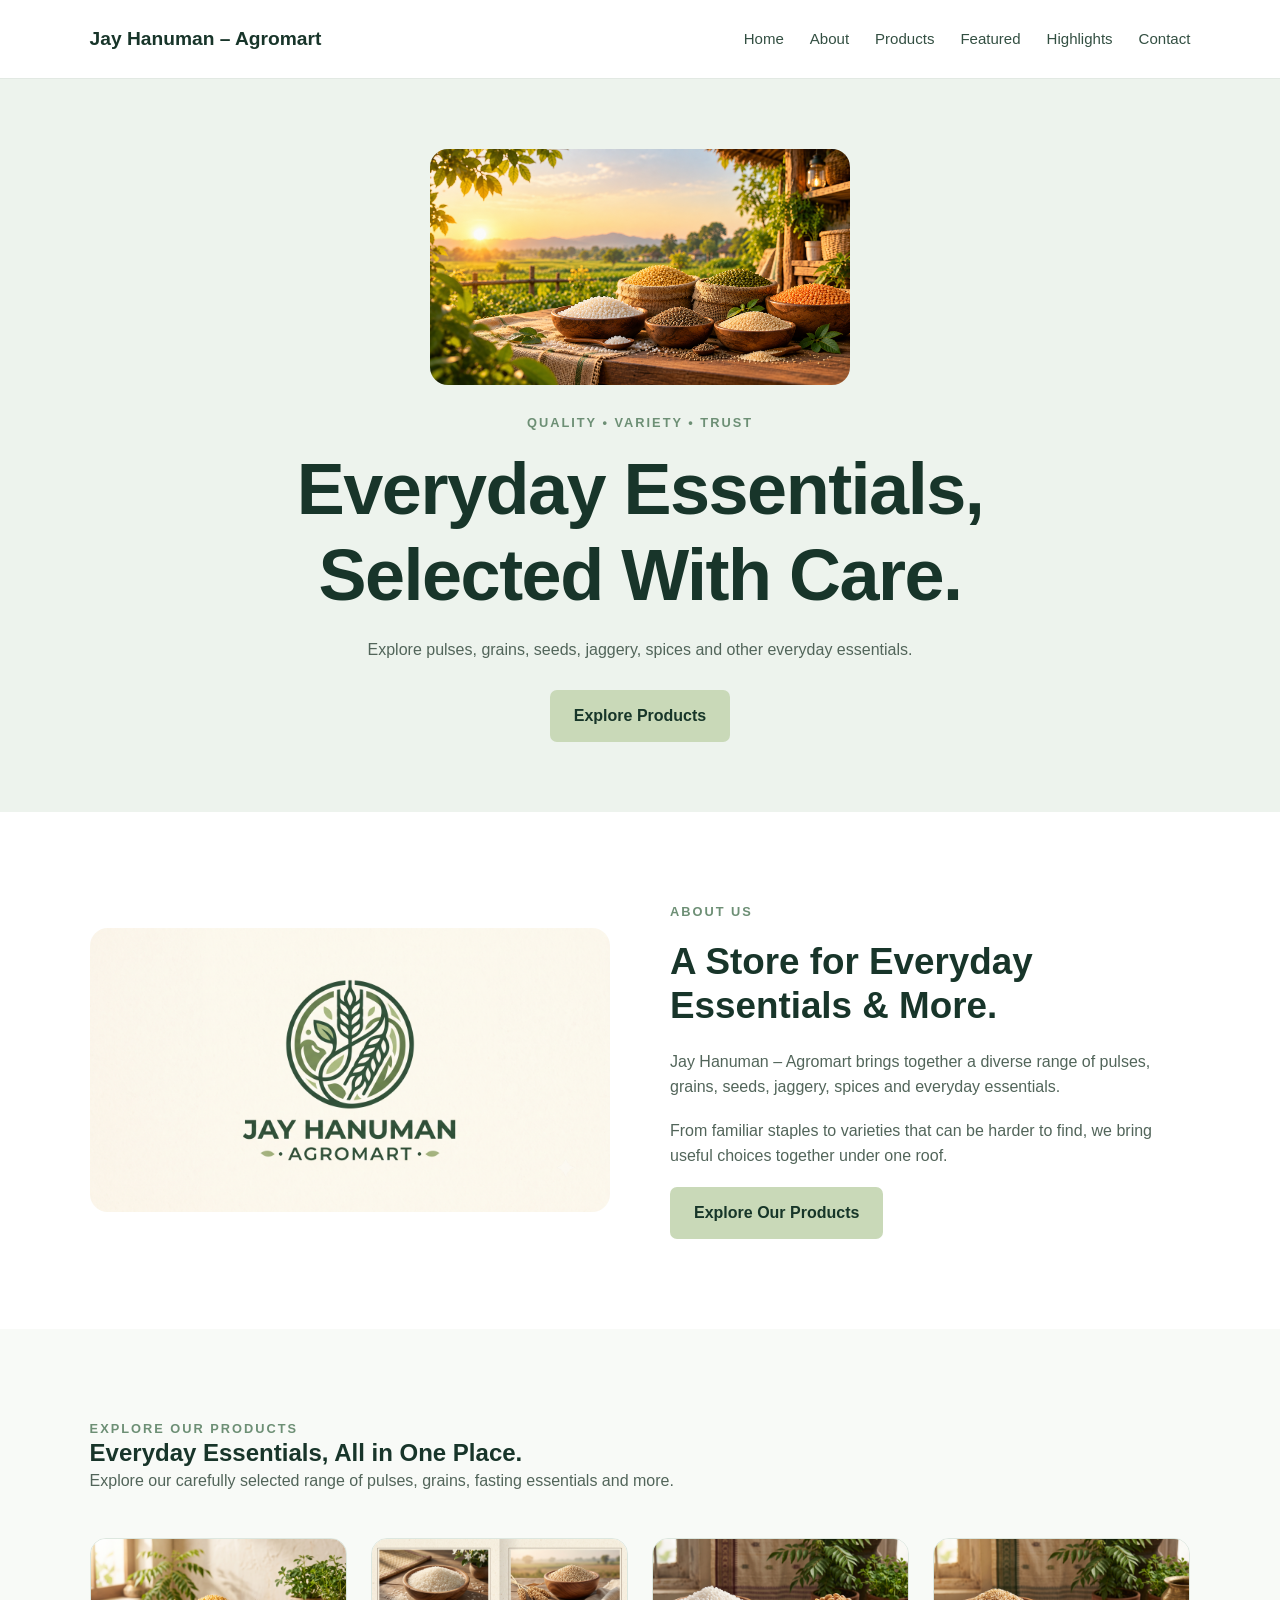
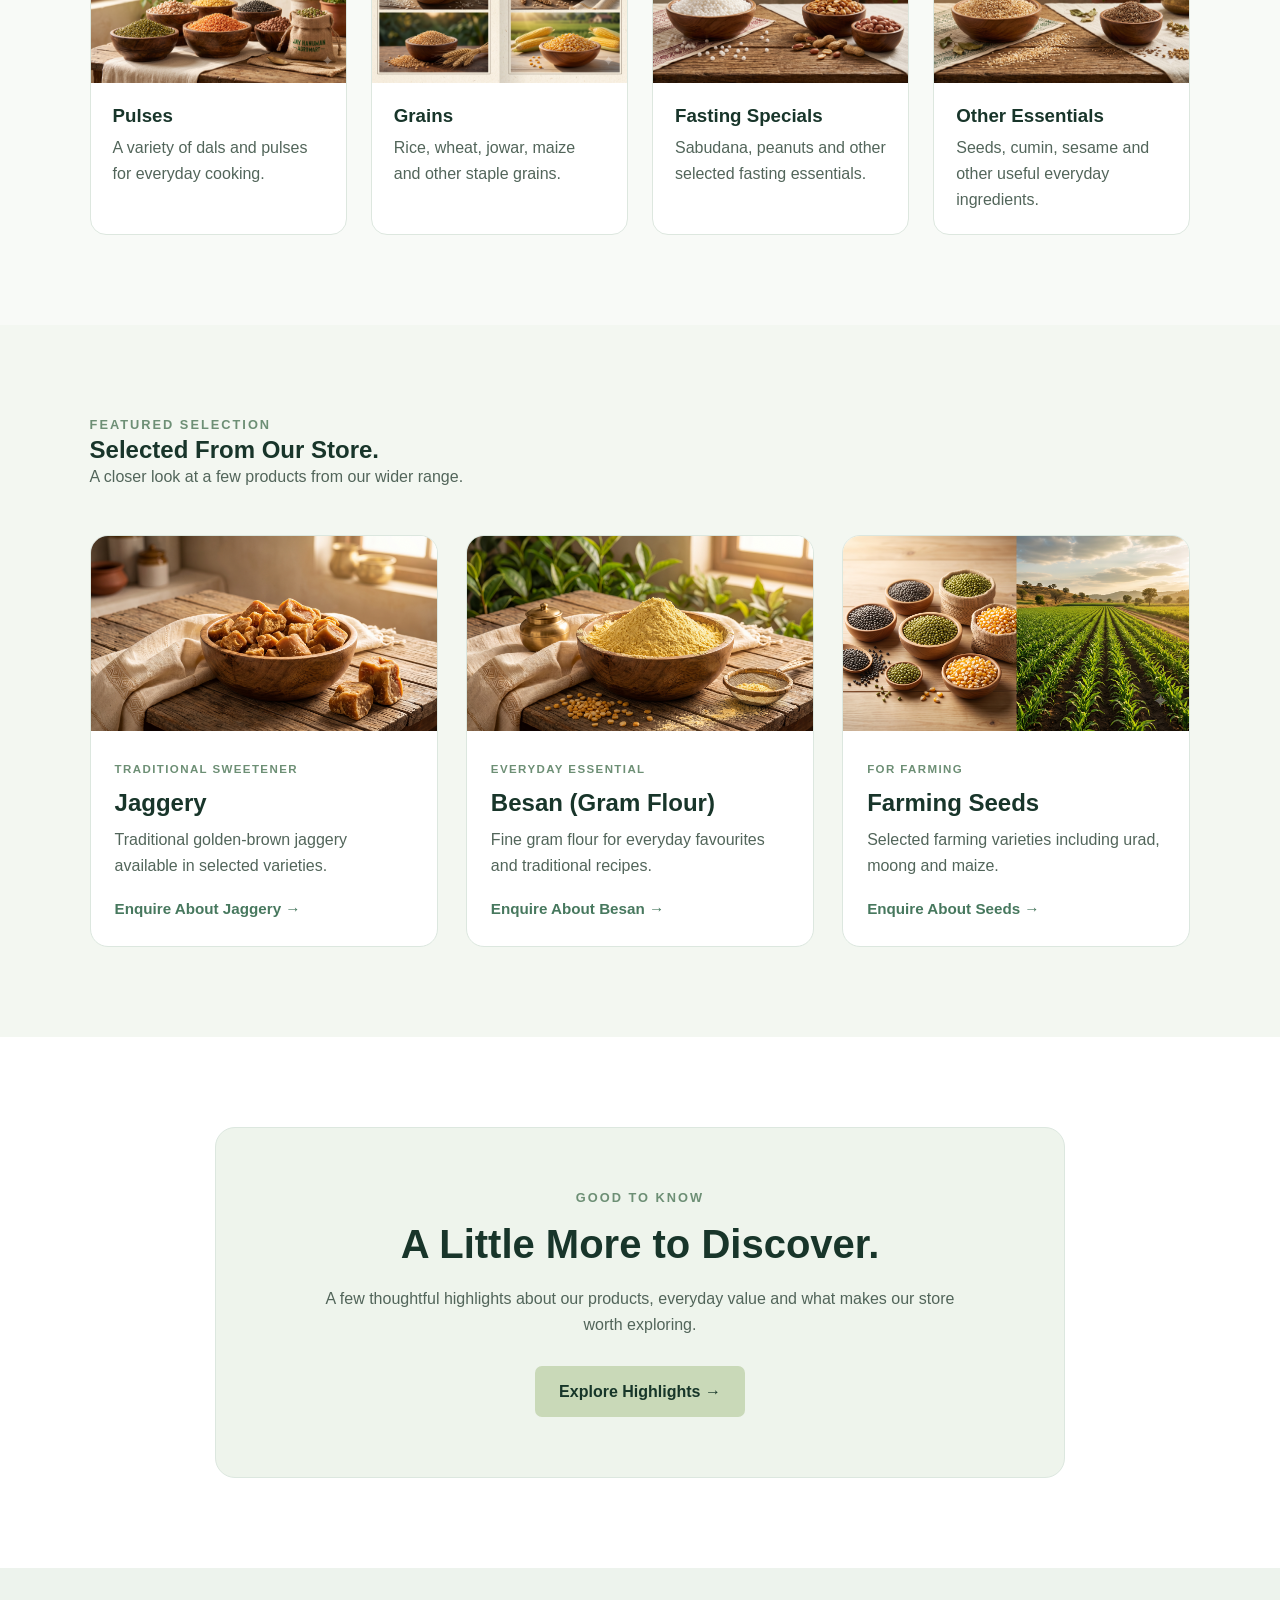
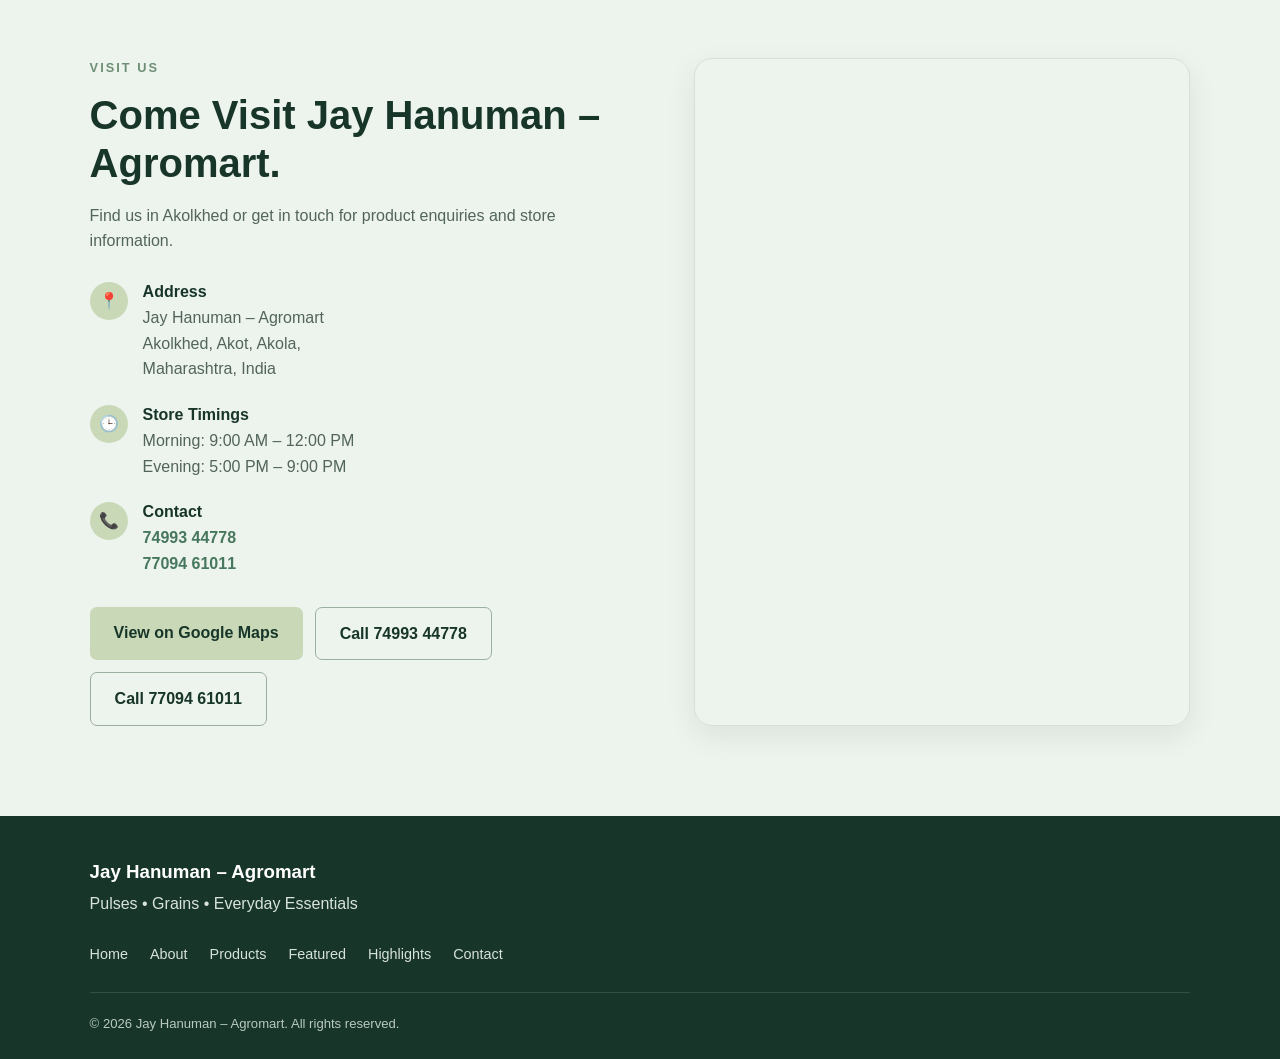
<file: index.html>
<!DOCTYPE html>
<html lang="en">

<head>
  <meta charset="UTF-8">
  <meta name="viewport" content="width=device-width, initial-scale=1.0">

  <title>Jay Hanuman – Agromart</title>

  <link rel="stylesheet" href="css/style.css">
</head>


<body>

  <!-- ================= NAVBAR ================= -->

  <header class="site-header">

    <nav class="navbar">

      <a href="#home" class="brand">
        Jay Hanuman – Agromart
      </a>


      <!-- MOBILE MENU BUTTON -->

      <button
        class="menu-toggle"
        id="menu-toggle"
        aria-label="Toggle navigation"
        aria-expanded="false"
      >
        ☰
      </button>


      <div class="nav-links" id="nav-links">

        <a href="#home">Home</a>

        <a href="#about">About</a>

        <a href="#products">Products</a>

        <a href="#featured">Featured</a>

        <a href="highlights.html">Highlights</a>

        <a href="#contact">Contact</a>

      </div>

    </nav>

  </header>



  <!-- ================= MAIN ================= -->

  <main>


    <!-- ================= HERO ================= -->

    <section id="home" class="hero">

      <div class="hero-image">

        <img
          src="assets/hero.png"
          alt="Jay Hanuman Agromart products"
        >

      </div>


      <div class="hero-content">

        <p class="eyebrow">
          Quality • Variety • Trust
        </p>

        <h1>
          Everyday Essentials,
          Selected With Care.
        </h1>

        <p class="hero-description">
          Explore pulses, grains, seeds, jaggery, spices
          and other everyday essentials.
        </p>

        <a href="#products" class="btn">
          Explore Products
        </a>

      </div>

    </section>



    <!-- ================= ABOUT ================= -->

    <section id="about" class="about section">

      <div class="about-image">

        <img
          src="assets/logo.png"
          alt="Jay Hanuman Agromart"
        >

      </div>


      <div class="about-content">

        <p class="eyebrow">
          About Us
        </p>

        <h2>
          A Store for Everyday Essentials & More.
        </h2>

        <p>
          Jay Hanuman – Agromart brings together a diverse
          range of pulses, grains, seeds, jaggery, spices
          and everyday essentials.
        </p>

        <p>
          From familiar staples to varieties that can be
          harder to find, we bring useful choices together
          under one roof.
        </p>

        <a href="#products" class="btn">
          Explore Our Products
        </a>

      </div>

    </section>



    <!-- ================= PRODUCTS ================= -->

    <section id="products" class="products section">

      <div class="section-heading">

        <p class="eyebrow">
          Explore Our Products
        </p>

        <h2>
          Everyday Essentials, All in One Place.
        </h2>

        <p>
          Explore our carefully selected range of pulses,
          grains, fasting essentials and more.
        </p>

      </div>


      <div class="product-grid">


        <article class="product-card">

          <img
            src="assets/product_pulses.png"
            alt="Assorted pulses and dals"
          >

          <div class="product-card-content">

            <h3>
              Pulses
            </h3>

            <p>
              A variety of dals and pulses for
              everyday cooking.
            </p>

          </div>

        </article>



        <article class="product-card">

          <img
            src="assets/product_grains.png"
            alt="Rice, wheat and other grains"
          >

          <div class="product-card-content">

            <h3>
              Grains
            </h3>

            <p>
              Rice, wheat, jowar, maize and other
              staple grains.
            </p>

          </div>

        </article>



        <article class="product-card">

          <img
            src="assets/product_fasting_special.png"
            alt="Sabudana and fasting essentials"
          >

          <div class="product-card-content">

            <h3>
              Fasting Specials
            </h3>

            <p>
              Sabudana, peanuts and other selected
              fasting essentials.
            </p>

          </div>

        </article>



        <article class="product-card">

          <img
            src="assets/product_other_essentials.png"
            alt="Seeds, spices and everyday essentials"
          >

          <div class="product-card-content">

            <h3>
              Other Essentials
            </h3>

            <p>
              Seeds, cumin, sesame and other useful
              everyday ingredients.
            </p>

          </div>

        </article>


      </div>

    </section>



    <!-- ================= FEATURED ================= -->

    <section id="featured" class="featured section">

      <div class="section-heading">

        <p class="eyebrow">
          Featured Selection
        </p>

        <h2>
          Selected From Our Store.
        </h2>

        <p>
          A closer look at a few products from
          our wider range.
        </p>

      </div>


      <div class="featured-grid">


        <article class="featured-card">

          <div class="featured-image">

            <img
              src="assets/featured_jaggery.png"
              alt="Traditional jaggery"
            >

          </div>

          <div class="featured-content">

            <span class="featured-tag">
              Traditional Sweetener
            </span>

            <h3>
              Jaggery
            </h3>

            <p>
              Traditional golden-brown jaggery available
              in selected varieties.
            </p>

            <a href="#contact" class="featured-link">
              Enquire About Jaggery →
            </a>

          </div>

        </article>



        <article class="featured-card">

          <div class="featured-image">

            <img
              src="assets/featured_besan.png"
              alt="Gram flour besan"
            >

          </div>

          <div class="featured-content">

            <span class="featured-tag">
              Everyday Essential
            </span>

            <h3>
              Besan (Gram Flour)
            </h3>

            <p>
              Fine gram flour for everyday favourites
              and traditional recipes.
            </p>

            <a href="#contact" class="featured-link">
              Enquire About Besan →
            </a>

          </div>

        </article>



        <article class="featured-card">

          <div class="featured-image">

            <img
              src="assets/featured_farming_seeds.png"
              alt="Farming seeds including urad, moong and maize"
            >

          </div>

          <div class="featured-content">

            <span class="featured-tag">
              For Farming
            </span>

            <h3>
              Farming Seeds
            </h3>

            <p>
              Selected farming varieties including
              urad, moong and maize.
            </p>

            <a href="#contact" class="featured-link">
              Enquire About Seeds →
            </a>

          </div>

        </article>


      </div>

    </section>



    <!-- ================= GOOD TO KNOW ================= -->

    <section id="highlights" class="highlights section">

      <div class="highlights-preview">

        <p class="eyebrow">
          Good to Know
        </p>

        <h2>
          A Little More to Discover.
        </h2>

        <p>
          A few thoughtful highlights about our products,
          everyday value and what makes our store worth exploring.
        </p>

        <a href="highlights.html" class="btn">
          Explore Highlights →
        </a>

      </div>

    </section>



    <!-- ================= CONTACT + LOCATION ================= -->

    <section id="contact" class="contact section">


      <div class="contact-content">

        <p class="eyebrow">
          Visit Us
        </p>

        <h2>
          Come Visit Jay Hanuman – Agromart.
        </h2>

        <p class="contact-intro">
          Find us in Akolkhed or get in touch for
          product enquiries and store information.
        </p>


        <!-- ADDRESS -->

        <div class="contact-item">

          <span class="contact-icon">
            📍
          </span>

          <div>

            <h3>
              Address
            </h3>

            <p>
              Jay Hanuman – Agromart<br>
              Akolkhed, Akot, Akola,<br>
              Maharashtra, India
            </p>

          </div>

        </div>


        <!-- TIMINGS -->

        <div class="contact-item">

          <span class="contact-icon">
            🕒
          </span>

          <div>

            <h3>
              Store Timings
            </h3>

            <p>
              Morning: 9:00 AM – 12:00 PM<br>
              Evening: 5:00 PM – 9:00 PM
            </p>

          </div>

        </div>


        <!-- PHONE -->

        <div class="contact-item">

          <span class="contact-icon">
            📞
          </span>

          <div>

            <h3>
              Contact
            </h3>

            <p>

              <a
                href="tel:+917499344778"
                class="contact-phone"
              >
                74993 44778
              </a>

              <br>

              <a
                href="tel:+917709461011"
                class="contact-phone"
              >
                77094 61011
              </a>

            </p>

          </div>

        </div>


        <!-- BUTTONS -->

        <div class="contact-buttons">

          <a
            href="https://maps.app.goo.gl/RFxY4kMCtmyZ4WfQ9"
            target="_blank"
            rel="noopener noreferrer"
            class="btn"
          >
            View on Google Maps
          </a>

          <a
            href="tel:+917499344778"
            class="btn btn-outline"
          >
            Call 74993 44778
          </a>

          <a
            href="tel:+917709461011"
            class="btn btn-outline"
          >
            Call 77094 61011
          </a>

        </div>

      </div>



      <!-- GOOGLE MAP -->

      <div class="map-container">

        <iframe
          src="https://www.google.com/maps?q=21.1510794,77.0917313&z=17&output=embed"
          width="100%"
          height="100%"
          style="border:0;"
          allowfullscreen=""
          loading="lazy"
          referrerpolicy="no-referrer-when-downgrade"
          title="Jay Hanuman Agromart location map"
        >
        </iframe>

      </div>


    </section>

  </main>



  <!-- ================= FOOTER ================= -->

  <footer class="footer">

    <div class="footer-brand">

      <h3>
        Jay Hanuman – Agromart
      </h3>

      <p>
        Pulses • Grains • Everyday Essentials
      </p>

    </div>


    <div class="footer-links">

      <a href="#home">Home</a>

      <a href="#about">About</a>

      <a href="#products">Products</a>

      <a href="#featured">Featured</a>

      <a href="highlights.html">Highlights</a>

      <a href="#contact">Contact</a>

    </div>


    <div class="footer-bottom">

      <p>
        © 2026 Jay Hanuman – Agromart.
        All rights reserved.
      </p>

    </div>

  </footer>



  <script src="js/script.js"></script>

</body>

</html>
</file>
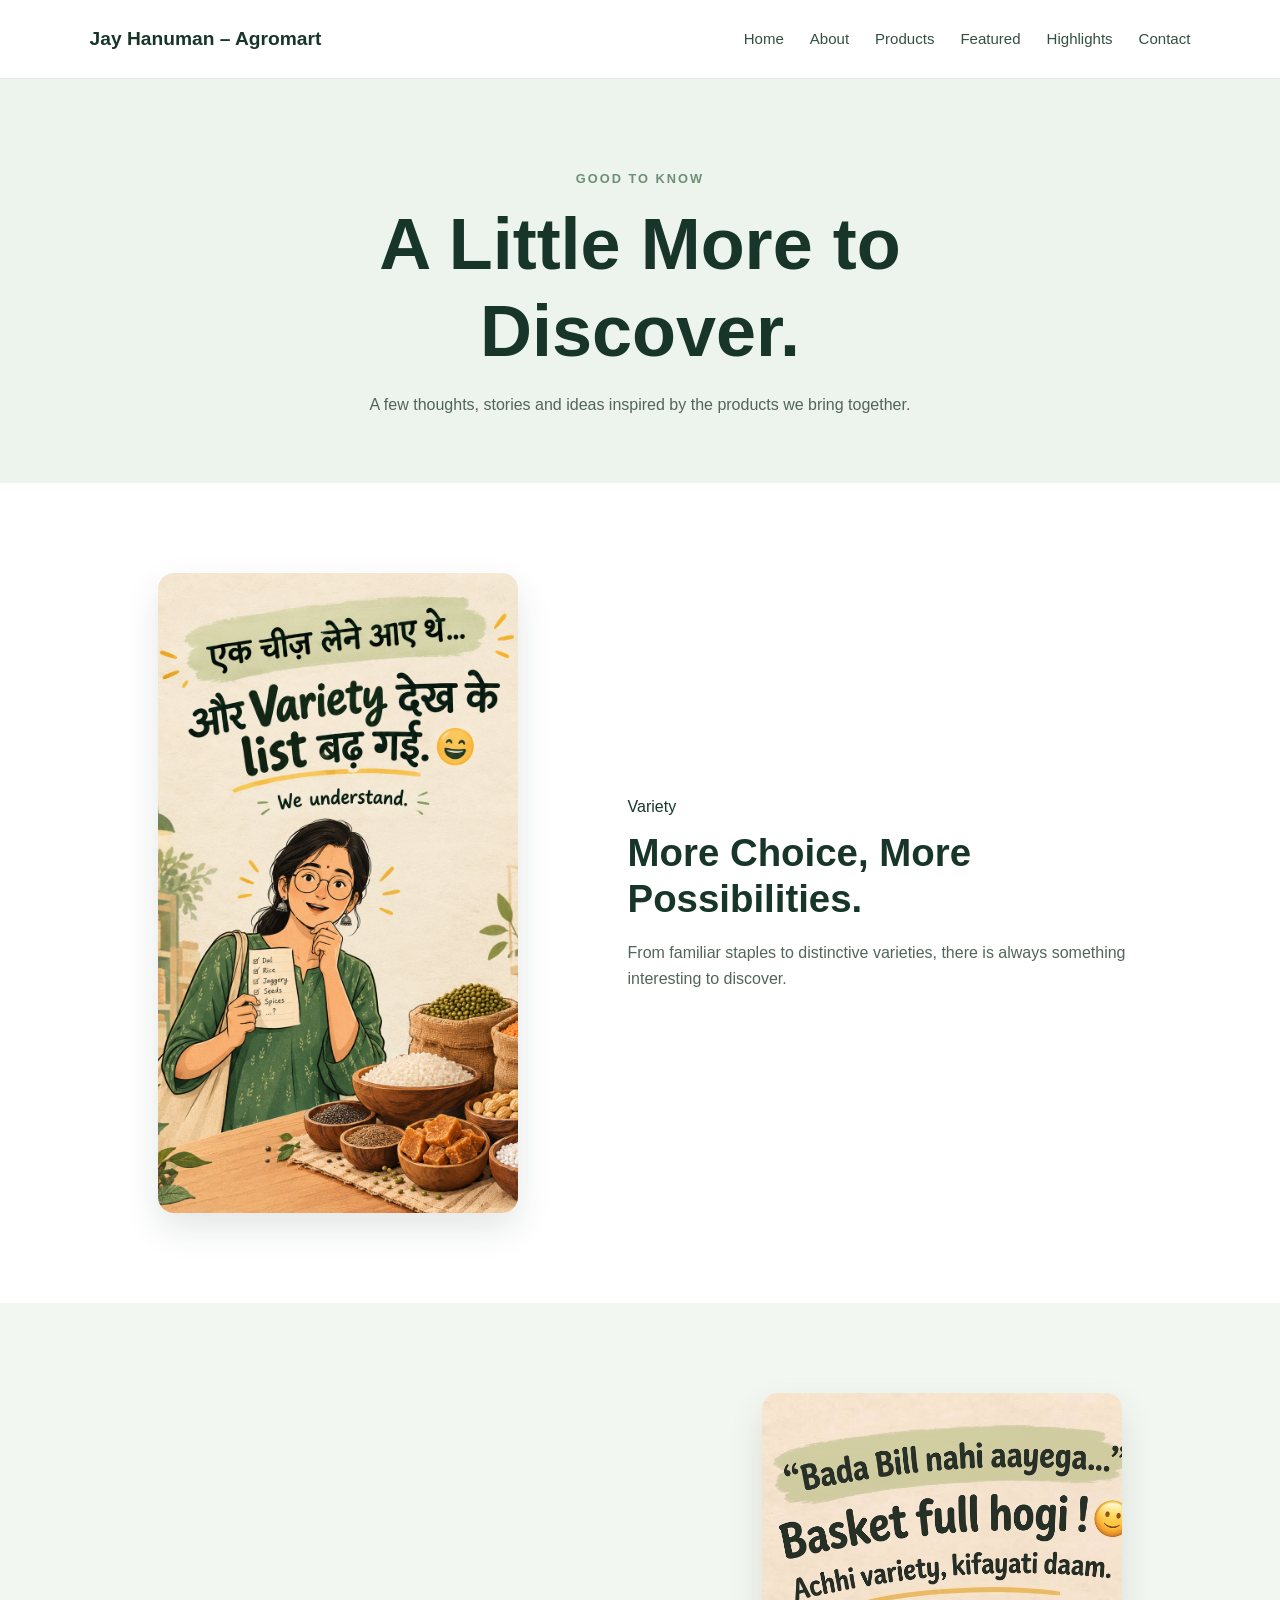
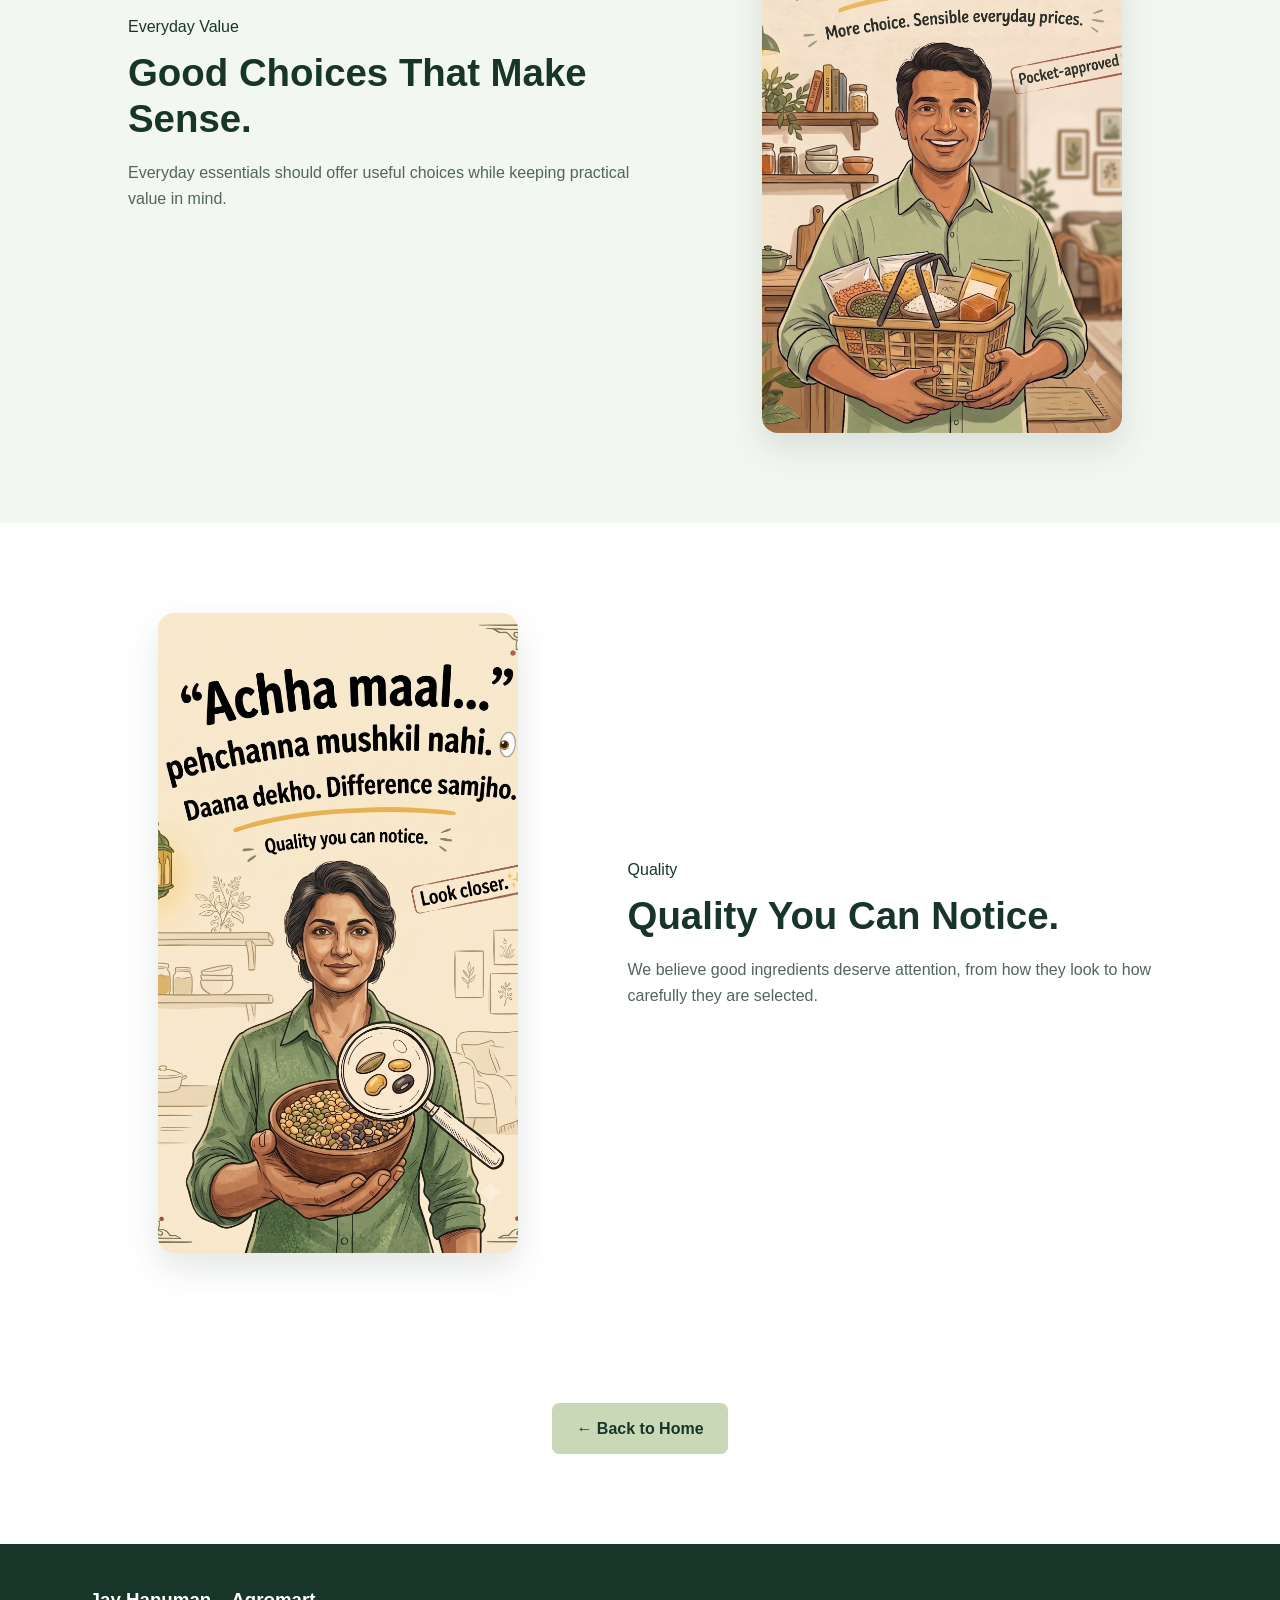
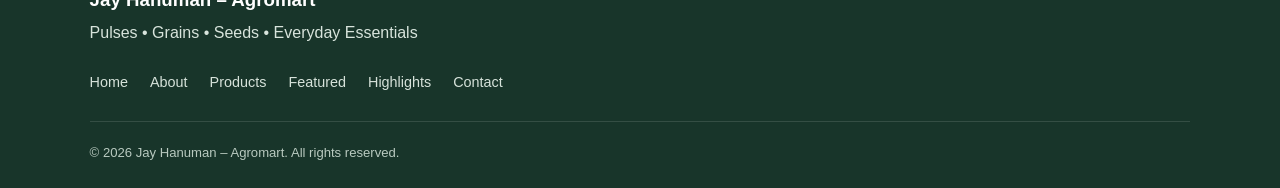
<file: highlights.html>
<!DOCTYPE html>
<html lang="en">

<head>

  <meta charset="UTF-8">

  <meta
    name="viewport"
    content="width=device-width, initial-scale=1.0"
  >

  <title>
    Highlights | Jay Hanuman – Agromart
  </title>

  <link
    rel="stylesheet"
    href="css/style.css"
  >

</head>


<body>

  <!-- ================= NAVBAR ================= -->

  <header class="site-header">

    <nav class="navbar">

      <a
        href="index.html"
        class="brand"
      >
        Jay Hanuman – Agromart
      </a>


      <button
        class="menu-toggle"
        id="menu-toggle"
        aria-label="Toggle navigation"
        aria-expanded="false"
      >
        ☰
      </button>


      <div
        class="nav-links"
        id="nav-links"
      >

        <a href="index.html#home">
          Home
        </a>

        <a href="index.html#about">
          About
        </a>

        <a href="index.html#products">
          Products
        </a>

        <a href="index.html#featured">
          Featured
        </a>

        <a href="highlights.html">
          Highlights
        </a>

        <a href="index.html#contact">
          Contact
        </a>

      </div>

    </nav>

  </header>



  <main>


    <!-- ================= HEADER ================= -->

    <section class="highlights-page-header">

      <p class="eyebrow">
        Good to Know
      </p>

      <h1>
        A Little More to Discover.
      </h1>

      <p>
        A few thoughts, stories and ideas inspired
        by the products we bring together.
      </p>

    </section>



    <!-- ================= VARIETY ================= -->

    <section class="highlight-detail">

      <div class="highlight-detail-image">

        <img
          src="assets/highlights3.png"
          alt="Marketing illustration about product variety"
        >

      </div>


      <div class="highlight-detail-content">

        <span class="highlight-label">
          Variety
        </span>

        <h2>
          More Choice, More Possibilities.
        </h2>

        <p>
          From familiar staples to distinctive varieties,
          there is always something interesting to discover.
        </p>

      </div>

    </section>



    <!-- ================= VALUE ================= -->

    <section class="highlight-detail reverse">

      <div class="highlight-detail-image">

        <img
          src="assets/highlight2.png"
          alt="Marketing illustration about everyday value"
        >

      </div>


      <div class="highlight-detail-content">

        <span class="highlight-label">
          Everyday Value
        </span>

        <h2>
          Good Choices That Make Sense.
        </h2>

        <p>
          Everyday essentials should offer useful choices
          while keeping practical value in mind.
        </p>

      </div>

    </section>



    <!-- ================= QUALITY ================= -->

    <section class="highlight-detail">

      <div class="highlight-detail-image">

        <img
          src="assets/highlight1.png"
          alt="Marketing illustration about product quality"
        >

      </div>


      <div class="highlight-detail-content">

        <span class="highlight-label">
          Quality
        </span>

        <h2>
          Quality You Can Notice.
        </h2>

        <p>
          We believe good ingredients deserve attention,
          from how they look to how carefully they are selected.
        </p>

      </div>

    </section>



    <!-- ================= BACK ================= -->

    <section class="highlights-back">

      <a
        href="index.html#highlights"
        class="btn"
      >
        ← Back to Home
      </a>

    </section>

  </main>



  <!-- ================= FOOTER ================= -->

  <footer class="footer">

    <div class="footer-brand">

      <h3>
        Jay Hanuman – Agromart
      </h3>

      <p>
        Pulses • Grains • Seeds • Everyday Essentials
      </p>

    </div>


    <div class="footer-links">

      <a href="index.html#home">Home</a>
      <a href="index.html#about">About</a>
      <a href="index.html#products">Products</a>
      <a href="index.html#featured">Featured</a>
      <a href="highlights.html">Highlights</a>
      <a href="index.html#contact">Contact</a>

    </div>


    <div class="footer-bottom">

      <p>
        © 2026 Jay Hanuman – Agromart.
        All rights reserved.
      </p>

    </div>

  </footer>



  <script src="js/script.js"></script>

</body>

</html>
</file>
<file: css/style.css>
/* ===============================
   RESET
================================= */

* {
  margin: 0;
  padding: 0;
  box-sizing: border-box;
}


/* ===============================
   GLOBAL
================================= */

html {
  scroll-behavior: smooth;
}

body {
  font-family: Arial, Helvetica, sans-serif;
  background: #f8faf7;
  color: #18352a;
  line-height: 1.6;
}

a {
  text-decoration: none;
  color: inherit;
}

img {
  max-width: 100%;
  display: block;
}

h1,
h2,
h3 {
  line-height: 1.2;
}

p {
  color: #52655a;
}


/* ===============================
   COMMON SECTION
================================= */

.section {
  padding: 90px 7%;
}

.section-heading {
  max-width: 700px;
  margin-bottom: 45px;
}

.eyebrow {
  text-transform: uppercase;
  letter-spacing: 2px;
  font-size: 0.8rem;
  font-weight: bold;
  color: #6d8f75;
}


/* ===============================
   BUTTON
================================= */

.btn {
  display: inline-block;
  padding: 13px 24px;
  background: #c9d9b8;
  color: #173629;
  border-radius: 7px;
  font-weight: bold;
  transition: 0.25s ease;
}

.btn:hover {
  background: #b8cfaa;
  transform: translateY(-2px);
}

.btn-outline {
  background: transparent;
  border: 1px solid #9caf9f;
}


/* ===============================
   NAVBAR
================================= */

.site-header {
  position: sticky;
  top: 0;
  z-index: 1000;
  background: rgba(255, 255, 255, 0.96);
  border-bottom: 1px solid #e2e9e3;
}

.navbar {
  min-height: 78px;
  padding: 18px 7%;

  display: flex;
  align-items: center;
  justify-content: space-between;

  gap: 30px;
}

.brand {
  font-size: 1.2rem;
  font-weight: bold;
  white-space: nowrap;
}

.nav-links {
  display: flex;
  align-items: center;
  gap: 26px;
}

.nav-links a {
  color: #334f42;
  font-size: 0.94rem;
  transition: color 0.25s ease;
}

.nav-links a:hover {
  color: #47785e;
}


/* MOBILE MENU BUTTON */

.menu-toggle {
  display: none;

  border: none;
  background: transparent;

  font-size: 1.7rem;
  color: #18352a;

  cursor: pointer;
}


/* ===============================
   HERO
================================= */

.hero {
  min-height: 80vh;

  display: flex;
  flex-direction: column;
  align-items: center;
  justify-content: center;

  gap: 28px;

  padding: 70px 7%;

  background: #edf3ed;

  text-align: center;
}

.hero-image {
  width: min(420px, 80%);
}

.hero-image img {
  width: 100%;
  border-radius: 18px;
}

.hero-content {
  max-width: 700px;
}

.hero-content h1 {
  margin-top: 12px;
  font-size: clamp(2.5rem, 6vw, 4.5rem);
  letter-spacing: -1.5px;
}

.hero-description {
  max-width: 680px;
  margin: 18px auto 28px;
}


/* ===============================
   ABOUT
================================= */

.about {
  display: grid;

  grid-template-columns: 1fr 1fr;

  gap: 60px;

  align-items: center;

  background: #ffffff;
}

.about-image img {
  width: 100%;
  border-radius: 18px;
}

.about-content {
  max-width: 600px;
}

.about-content h2 {
  margin: 12px 0 20px;

  font-size: 2.3rem;
}

.about-content p {
  margin-bottom: 18px;
}


/* ===============================
   PRODUCTS
================================= */

.products {
  background: #f8faf7;
}

.product-grid {
  display: grid;

  grid-template-columns: repeat(4, 1fr);

  gap: 24px;
}

.product-card {
  overflow: hidden;

  background: #ffffff;

  border: 1px solid #dde7df;

  border-radius: 16px;

  transition: transform 0.3s ease,
              box-shadow 0.3s ease;
}

.product-card:hover {
  transform: translateY(-6px);

  box-shadow:
    0 12px 30px rgba(24, 53, 42, 0.10);
}

.product-card > img {
  width: 100%;

  aspect-ratio: 16 / 9;

  object-fit: cover;
}

.product-card-content {
  padding: 22px;
}

.product-card-content h3 {
  margin-bottom: 8px;
}

.product-card-content p {
  margin-bottom: 0;
}


/* ===============================
   FEATURED
================================= */

.featured {
  background: #f3f7f1;
}

.featured-grid {
  display: grid;

  grid-template-columns: repeat(3, 1fr);

  gap: 28px;
}

.featured-card {
  overflow: hidden;

  background: #ffffff;

  border: 1px solid #dce7df;

  border-radius: 18px;

  transition: transform 0.3s ease,
              box-shadow 0.3s ease;
}

.featured-card:hover {
  transform: translateY(-6px);

  box-shadow:
    0 14px 32px rgba(24, 53, 42, 0.12);
}

.featured-image img {
  width: 100%;

  aspect-ratio: 16 / 9;

  object-fit: cover;
}

.featured-content {
  padding: 24px;
}

.featured-tag {
  color: #6d8f75;

  font-size: 0.72rem;

  font-weight: bold;

  text-transform: uppercase;

  letter-spacing: 1.4px;
}

.featured-content h3 {
  font-size: 1.5rem;

  margin: 9px 0;
}

.featured-content p {
  margin-bottom: 18px;
}

.featured-link {
  color: #47785e;

  font-weight: bold;

  font-size: 0.95rem;
}


/* ===============================
   GOOD TO KNOW PREVIEW
================================= */

.highlights {
  background: #ffffff;
}

.highlights-preview {
  max-width: 850px;

  margin: 0 auto;

  padding: 60px;

  text-align: center;

  background: #eef4ec;

  border: 1px solid #dce7df;

  border-radius: 20px;
}

.highlights-preview h2 {
  margin: 12px 0 18px;

  font-size: 2.5rem;
}

.highlights-preview > p:not(.eyebrow) {
  max-width: 650px;

  margin: 0 auto 28px;
}


/* ===============================
   CONTACT
================================= */

.contact {
  display: grid;

  grid-template-columns: 1.05fr 0.95fr;

  gap: 55px;

  align-items: stretch;

  background: #edf3ed;
}

.contact-content {
  max-width: 650px;
}

.contact-content h2 {
  margin: 12px 0 16px;

  font-size: 2.5rem;
}

.contact-intro {
  margin-bottom: 28px;
}


/* CONTACT ITEMS */

.contact-item {
  display: flex;

  align-items: flex-start;

  gap: 15px;

  margin-bottom: 23px;
}

.contact-icon {
  width: 38px;
  min-width: 38px;
  height: 38px;

  display: flex;

  align-items: center;
  justify-content: center;

  background: #c9d9b8;

  border-radius: 50%;

  font-size: 1rem;
}

.contact-item h3 {
  margin-bottom: 4px;

  font-size: 1rem;
}

.contact-item p {
  margin: 0;
}

.contact-phone {
  color: #47785e;

  font-weight: bold;
}

.contact-buttons {
  display: flex;

  flex-wrap: wrap;

  gap: 12px;

  margin-top: 30px;
}


/* GOOGLE MAP */

.map-container {
  min-height: 430px;

  overflow: hidden;

  border-radius: 18px;

  border: 1px solid #d5e0d7;

  box-shadow:
    0 10px 30px rgba(24, 53, 42, 0.08);
}

.map-container iframe {
  width: 100%;
  height: 100%;
  min-height: 430px;
  display: block;
}


/* ===============================
   FOOTER
================================= */

.footer {
  padding: 45px 7% 25px;

  background: #18352a;

  color: white;
}

.footer-brand h3 {
  margin-bottom: 8px;
}

.footer-brand p {
  color: #d8e4dc;
}

.footer-links {
  display: flex;

  flex-wrap: wrap;

  gap: 22px;

  margin: 26px 0;
}

.footer-links a {
  color: #d6e2da;

  font-size: 0.9rem;
}

.footer-links a:hover {
  color: white;
}

.footer-bottom {
  padding-top: 20px;

  border-top: 1px solid rgba(255, 255, 255, 0.12);
}

.footer-bottom p {
  color: #b9cac0;

  font-size: 0.82rem;
}


/* =================================================
   HIGHLIGHTS PAGE
================================================= */

.highlights-page-header {
  padding: 90px 7% 65px;

  text-align: center;

  background: #edf3ed;
}

.highlights-page-header h1 {
  max-width: 800px;

  margin: 12px auto 18px;

  font-size: clamp(2.6rem, 6vw, 4.5rem);
}

.highlights-page-header > p:last-child {
  max-width: 650px;

  margin: 0 auto;
}


/* HIGHLIGHT DETAIL */

.highlight-detail {
  display: grid;

  grid-template-columns: 0.8fr 1fr;

  align-items: center;

  gap: 80px;

  padding: 90px 10%;

  background: #ffffff;
}

.highlight-detail.reverse {
  grid-template-columns: 1fr 0.8fr;

  background: #f3f7f1;
}

.highlight-detail.reverse
.highlight-detail-image {
  order: 2;
}

.highlight-detail.reverse
.highlight-detail-content {
  order: 1;
}

.highlight-detail-image {
  display: flex;

  justify-content: center;
}

.highlight-detail-image img {
  width: min(360px, 100%);

  aspect-ratio: 9 / 16;

  object-fit: cover;

  border-radius: 16px;

  box-shadow:
    0 15px 35px rgba(23, 58, 44, 0.12);
}

.highlight-detail-content {
  max-width: 600px;
}

.highlight-detail-content h2 {
  margin: 10px 0 18px;

  font-size: 2.4rem;
}

.highlight-detail-content p {
  max-width: 550px;
}


/* BACK */

.highlights-back {
  padding: 60px 7% 90px;

  display: flex;

  justify-content: center;

  background: #ffffff;
}


/* ===============================
   TABLET
================================= */

@media (max-width: 1100px) {

  .product-grid {
    grid-template-columns: repeat(2, 1fr);
  }

  .navbar {
    gap: 20px;
  }

}


/* ===============================
   MOBILE
================================= */

@media (max-width: 768px) {

  .section {
    padding: 70px 6%;
  }


  /* NAVBAR */

  .navbar {
    position: relative;

    min-height: 68px;

    flex-wrap: wrap;
  }

  .menu-toggle {
    display: block;
  }

  .nav-links {
    display: none;

    width: 100%;

    flex-direction: column;

    align-items: center;

    gap: 18px;

    padding: 20px 0 10px;

    border-top: 1px solid #e3ebe4;
  }

  .nav-links.active {
    display: flex;
  }


  /* HERO */

  .hero {
    min-height: auto;

    padding: 55px 6% 70px;
  }

  .hero-image {
    width: min(400px, 100%);
  }

  .hero-content h1 {
    font-size: 2.45rem;
  }


  /* ABOUT */

  .about {
    grid-template-columns: 1fr;

    gap: 40px;
  }

  .about-content h2 {
    font-size: 2rem;
  }


  /* PRODUCTS */

  .product-grid {
    grid-template-columns: 1fr;
  }


  /* FEATURED */

  .featured-grid {
    grid-template-columns: 1fr;
  }


  /* GOOD TO KNOW */

  .highlights-preview {
    padding: 45px 25px;
  }

  .highlights-preview h2 {
    font-size: 2rem;
  }


  /* CONTACT */

  .contact {
    grid-template-columns: 1fr;

    gap: 40px;
  }

  .contact-content h2 {
    font-size: 2rem;
  }

  .contact-buttons {
    flex-direction: column;
  }

  .contact-buttons .btn {
    text-align: center;
  }

  .map-container,
  .map-container iframe {
    min-height: 320px;
  }


  /* HIGHLIGHTS PAGE */

  .highlight-detail,
  .highlight-detail.reverse {
    grid-template-columns: 1fr;

    gap: 40px;

    padding: 70px 7%;
  }

  .highlight-detail.reverse
  .highlight-detail-image,
  .highlight-detail.reverse
  .highlight-detail-content {
    order: initial;
  }

  .highlight-detail-image img {
    width: min(330px, 90vw);
  }

  .highlight-detail-content h2 {
    font-size: 2rem;
  }

}
</file>
